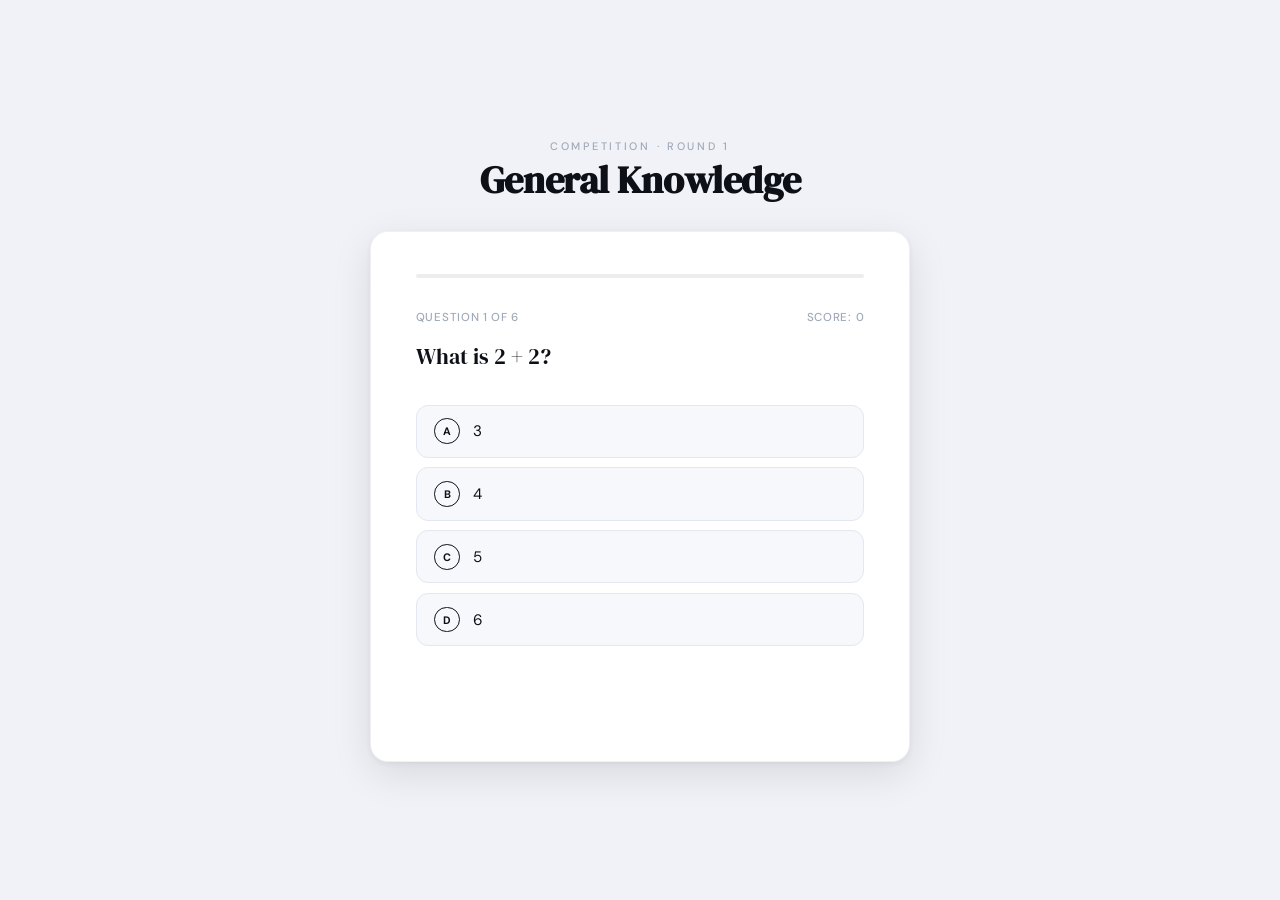
<file: index.html>
<!DOCTYPE html>
<html lang="en">
<head>
<meta charset="UTF-8">
<meta name="viewport" content="width=device-width,initial-scale=1.0,maximum-scale=1.0,user-scalable=no">
<title>Knowledge Quiz — Round 1</title>
<link href="https://fonts.googleapis.com/css2?family=DM+Serif+Display&family=DM+Sans:wght@300;400;500;600&family=Share+Tech+Mono&display=swap" rel="stylesheet">
<link rel="stylesheet" href="style.css">
</head>
<body>

<!-- AUDIO — base64 embedded, unlocked on first interaction -->
<audio id="horror-audio" preload="auto" crossorigin="anonymous">
  <source src="[data-uri]" type="audio/mpeg">
</audio>

<!-- QUIZ -->
<div id="quiz-wrapper">
  <div class="quiz-header">
    <div class="eyebrow">Competition · Round 1</div>
    <h1>General Knowledge</h1>
  </div>
  <div id="quiz-card">
    <div class="pbar-wrap">
      <div class="pbar-outer"><div class="pbar-inner" id="pbar" style="width:0%"></div></div>
    </div>
    <div class="q-meta">
      <span id="q-num">Question 1 of 6</span>
      <span id="q-score">Score: 0</span>
    </div>
    <div id="q-text"></div>
    <div class="options" id="q-opts"></div>
    <button id="next-btn" onclick="handleNext()">Continue →</button>
  </div>
</div>

<!-- EFFECT LAYERS -->
<div id="scanlines"></div>
<div id="vignette"></div>
<div id="gline"></div>
<div id="sflash"></div>
<div id="rflash"></div>

<!-- SAFE MODE MODAL -->
<div class="mbdrop" id="safe-modal">
  <div class="sys-modal">
    <div class="sm-title">
      ⚠️ System Diagnostics
      <div class="sm-dots"><div class="sm-dot r"></div><div class="sm-dot y"></div><div class="sm-dot g"></div></div>
    </div>
    <div class="sm-body">
      <div class="big-icon">🛡️</div>
      <div class="sm-text">
        <strong>Unusual behaviour detected</strong>
        <p>Our monitoring system has flagged irregular input patterns during this session. This may indicate an unstable or compromised environment.</p>
        <p>Enabling <b>Safe Mode</b> will stabilise your session and protect your progress.</p>
      </div>
    </div>
    <div class="sm-footer">
      <button class="win-btn primary" onclick="enableSafeMode()">Enable Safe Mode</button>
    </div>
  </div>
</div>

<!-- HORROR LAYER -->
<div id="horror-layer"></div>

<!-- CHAOS LAYER -->
<div id="chaos-layer"></div>

<!-- FAKE DOWNLOAD -->
<div id="dl-layer">
  <div class="dl-win">
    <div class="dl-tb">📥 Downloading Critical Update…</div>
    <div class="dl-body">
      <div class="dl-file">
        <div class="dl-icon">💾</div>
        <div class="dl-info">
          <strong>security_patch_KB5034441.exe</strong>
          <span>From: update.ms-cdn-delivery.net</span>
        </div>
      </div>
      <div class="dl-track"><div class="dl-fill" id="dl-fill"></div></div>
      <div class="dl-stats"><span id="dl-pct">0%</span><span id="dl-speed">Calculating…</span></div>
    </div>
    <div class="dl-footer"><button class="win-btn" disabled>Cancel</button></div>
  </div>
</div>

<!-- SHUTDOWN -->
<div id="shutdown">
  <div class="sd-logo">⊞</div>
  <div class="sd-main">Shutting down…</div>
  <div class="sd-sub">Do not turn off your computer.</div>
  <div class="sd-spinner"></div>
  <div class="sd-update">
    <div class="sd-update-label">INSTALLING UPDATE 1 OF 1</div>
    <div class="sd-update-track"><div class="sd-update-fill" id="sd-fill"></div></div>
  </div>
</div>

<!-- REVEAL -->
<div id="reveal">
  <div class="rv-emoji">😄</div>
  <div class="rv-title">Relax. This was a prank.</div>
  <div class="rv-sub">You've been bamboozled</div>
  <div class="rv-brand">Prankraft 2026</div>
  <button id="restart-btn" onclick="restartAll()">↺ Restart Experience</button>
</div>

<script src="script.js"></script>
</body>
</html>
</file>
<file: style.css>
/* ══════════════════════════════════════════════
   RESET
══════════════════════════════════════════════ */
*,*::before,*::after{box-sizing:border-box;margin:0;padding:0}
html,body{height:100%;overflow-x:hidden}

/* ══════════════════════════════════════════════
   CSS VARIABLES — NORMAL MODE
══════════════════════════════════════════════ */
:root{
  --bg:#f0f2f7;
  --card-bg:#ffffff;
  --card-shadow:0 2px 6px rgba(0,0,0,.06),0 12px 40px rgba(0,0,0,.10);
  --card-border:1px solid rgba(0,0,0,.06);
  --card-radius:18px;
  --text-primary:#0d1117;
  --text-muted:#7a8394;
  --text-label:#a0aab8;
  --opt-bg:#f7f8fc;
  --opt-border:#e3e7ef;
  --opt-hover-bg:#eef2ff;
  --opt-hover-border:#6366f1;
  --opt-sel-bg:#eef2ff;
  --opt-sel-border:#6366f1;
  --opt-sel-color:#3730a3;
  --opt-correct-bg:#f0fdf4;
  --opt-correct-border:#22c55e;
  --opt-correct-color:#15803d;
  --opt-wrong-bg:#fff0f0;
  --opt-wrong-border:#ef4444;
  --opt-wrong-color:#b91c1c;
  --btn-bg:linear-gradient(135deg,#6366f1,#4f46e5);
  --btn-color:#fff;
  --pbar:linear-gradient(90deg,#6366f1,#818cf8);
  --heading-font:'DM Serif Display',Georgia,serif;
  --body-font:'DM Sans',system-ui,sans-serif;
  --mono-font:'Share Tech Mono',monospace;
  --accent:#6366f1;
  --eyebrow:#a0aab8;
}

/* ══ CREEPY MODE VARS ══ */
body.creepy{
  --bg:#090909;
  --card-bg:#0e0e0e;
  --card-shadow:0 0 0 1px #1a0000,0 8px 40px rgba(200,0,0,.25),0 0 80px rgba(255,0,0,.08);
  --card-border:1px solid #2a0000;
  --text-primary:#cc2222;
  --text-muted:#552222;
  --text-label:#3a1515;
  --opt-bg:#0c0c0c;
  --opt-border:#1f0000;
  --opt-hover-bg:#1a0000;
  --opt-hover-border:#ff2222;
  --opt-sel-bg:#1a0000;
  --opt-sel-border:#ff2222;
  --opt-sel-color:#ff4444;
  --opt-correct-bg:#001a00;
  --opt-correct-border:#22ff22;
  --opt-correct-color:#22ff22;
  --opt-wrong-bg:#1a0000;
  --opt-wrong-border:#ff2222;
  --opt-wrong-color:#ff4444;
  --btn-bg:linear-gradient(135deg,#7a0000,#3a0000);
  --btn-color:#ff6666;
  --pbar:linear-gradient(90deg,#ff0000,#7a0000);
  --accent:#ff2222;
  --eyebrow:#441111;
}

body{
  font-family:var(--body-font);
  background:var(--bg);
  min-height:100vh;
  transition:background .8s,color .8s;
  position:relative;
}

/* ══ WRAPPER ══ */
#quiz-wrapper{
  min-height:100vh;
  display:flex;flex-direction:column;
  align-items:center;justify-content:center;
  padding:2rem 1rem;
}

/* ══ HEADER ══ */
.quiz-header{
  text-align:center;margin-bottom:2rem;
  opacity:0;animation:fadeUp .6s .08s ease forwards;
}
.quiz-header .eyebrow{
  font-size:.68rem;letter-spacing:.25em;text-transform:uppercase;
  color:var(--eyebrow);font-weight:500;margin-bottom:.5rem;
  font-family:var(--body-font);
  transition:color .8s;
}
.quiz-header h1{
  font-family:var(--heading-font);
  font-size:clamp(1.8rem,4vw,2.4rem);
  color:var(--text-primary);
  letter-spacing:-.01em;line-height:1;
  transition:color .8s;
}

/* ══ CARD ══ */
#quiz-card{
  background:var(--card-bg);
  border-radius:var(--card-radius);
  border:var(--card-border);
  padding:2.6rem 2.8rem;
  width:100%;max-width:540px;
  box-shadow:var(--card-shadow);
  position:relative;z-index:20;
  opacity:0;animation:fadeUp .6s .2s ease forwards;
  will-change:transform;
  transition:background .8s,box-shadow .8s,border .8s;
}
@media(max-width:600px){#quiz-card{padding:1.6rem 1.3rem;border-radius:14px}}

/* ══ PROGRESS ══ */
.pbar-wrap{margin-bottom:2rem}
.pbar-outer{
  height:4px;background:rgba(0,0,0,.07);
  border-radius:99px;overflow:hidden;
}
body.creepy .pbar-outer{background:rgba(255,0,0,.1)}
.pbar-inner{
  height:100%;background:var(--pbar);
  border-radius:99px;transition:width .6s cubic-bezier(.4,0,.2,1);
}

/* ══ META ══ */
.q-meta{
  display:flex;justify-content:space-between;
  margin-bottom:1rem;
  font-size:.72rem;color:var(--text-label);
  font-weight:500;letter-spacing:.06em;text-transform:uppercase;
  transition:color .8s;
}

/* ══ QUESTION TEXT ══ */
#q-text{
  font-family:var(--heading-font);
  font-size:clamp(1.1rem,3vw,1.35rem);
  color:var(--text-primary);
  line-height:1.5;margin-bottom:1.5rem;
  min-height:2.5rem;
  transition:color .8s;
}
body.creepy #q-text{
  font-family:var(--mono-font);
  font-size:clamp(.95rem,2.5vw,1.1rem);
  text-shadow:0 0 10px rgba(255,0,0,.4);
}

/* ══ OPTIONS ══ */
.options{display:flex;flex-direction:column;gap:.6rem;margin-bottom:1.5rem}
.opt-btn{
  background:var(--opt-bg);
  border:1.5px solid var(--opt-border);
  border-radius:12px;
  padding:.8rem 1.1rem;
  text-align:left;cursor:pointer;
  font-size:clamp(.85rem,.92rem + .5vw,.95rem);
  font-family:var(--body-font);
  color:var(--text-primary);
  display:flex;align-items:center;gap:.8rem;
  transition:border-color .15s,background .15s,transform .12s,box-shadow .15s,color .8s;
  -webkit-tap-highlight-color:transparent;
  touch-action:manipulation;
  position:relative;overflow:hidden;
}
.opt-btn::before{
  content:'';position:absolute;inset:0;
  background:linear-gradient(90deg,transparent,rgba(255,255,255,.04),transparent);
  transform:translateX(-100%);
  transition:transform .3s;
}
.opt-btn:hover::before{transform:translateX(100%)}
.opt-btn:hover{
  border-color:var(--opt-hover-border);
  background:var(--opt-hover-bg);
  transform:translateX(3px);
  box-shadow:0 4px 16px rgba(99,102,241,.1);
}
body.creepy .opt-btn:hover{
  box-shadow:0 0 20px rgba(255,0,0,.2);
}
.opt-btn.selected{
  border-color:var(--opt-sel-border);
  background:var(--opt-sel-bg);
  color:var(--opt-sel-color);
  transform:translateX(3px);
}
.opt-btn.correct{
  border-color:var(--opt-correct-border) !important;
  background:var(--opt-correct-bg) !important;
  color:var(--opt-correct-color) !important;
  transform:translateX(0) !important;
  pointer-events:none;
}
body.creepy .opt-btn.correct{
  box-shadow:0 0 20px rgba(0,255,0,.2);
}
.opt-btn.wrong{
  border-color:var(--opt-wrong-border) !important;
  background:var(--opt-wrong-bg) !important;
  color:var(--opt-wrong-color) !important;
  transform:translateX(0) !important;
  pointer-events:none;
}
.opt-btn:disabled{pointer-events:none;opacity:.7}

.opt-letter{
  width:1.6rem;height:1.6rem;border-radius:50%;
  border:1.5px solid currentColor;
  display:flex;align-items:center;justify-content:center;
  font-size:.68rem;font-weight:700;flex-shrink:0;
  transition:all .15s;
  font-family:var(--body-font);
}

/* ══ NEXT BUTTON ══ */
#next-btn{
  width:100%;padding:.9rem;
  background:var(--btn-bg);
  color:var(--btn-color);
  border:none;border-radius:12px;
  font-size:.95rem;font-weight:600;
  cursor:pointer;
  opacity:0;pointer-events:none;
  transform:translateY(6px);
  transition:opacity .2s,transform .2s,background .8s,box-shadow .2s;
  font-family:var(--body-font);letter-spacing:.02em;
  -webkit-tap-highlight-color:transparent;
  touch-action:manipulation;
  box-shadow:0 4px 15px rgba(99,102,241,.3);
}
body.creepy #next-btn{
  box-shadow:0 4px 20px rgba(200,0,0,.4);
  font-family:var(--mono-font);
  letter-spacing:.08em;
}
#next-btn.visible{opacity:1;pointer-events:all;transform:translateY(0)}
#next-btn:hover{box-shadow:0 6px 25px rgba(99,102,241,.45);transform:translateY(-1px)}
body.creepy #next-btn:hover{box-shadow:0 6px 30px rgba(200,0,0,.6)}
#next-btn:disabled{cursor:not-allowed;opacity:.5;transform:none}

/* ══ FEEDBACK ICON ══ */
.opt-btn .check-icon{
  margin-left:auto;font-size:.9rem;
  opacity:0;transition:opacity .2s;
}
.opt-btn.correct .check-icon{opacity:1}
.opt-btn.wrong .check-icon{opacity:1}

/* ══ EFFECTS LAYERS ══ */
#scanlines{
  position:fixed;inset:0;z-index:400;pointer-events:none;
  opacity:0;transition:opacity .8s;
  background:repeating-linear-gradient(0deg,transparent,transparent 2px,rgba(0,0,0,.05) 2px,rgba(0,0,0,.05) 3px);
}
#scanlines.on{opacity:1}
body.creepy #scanlines{
  background:repeating-linear-gradient(0deg,transparent,transparent 2px,rgba(255,0,0,.04) 2px,rgba(255,0,0,.04) 3px);
}

#vignette{
  position:fixed;inset:0;z-index:401;pointer-events:none;
  opacity:0;transition:opacity 1s;
  background:radial-gradient(ellipse at center,transparent 40%,rgba(100,0,0,.55) 100%);
}
#vignette.on{opacity:1}

#gline{position:fixed;left:0;right:0;height:2px;z-index:500;pointer-events:none;opacity:0}
#sflash{position:fixed;inset:0;z-index:600;background:#fff;opacity:0;pointer-events:none}
#rflash{position:fixed;inset:0;z-index:601;background:#f00;opacity:0;pointer-events:none}

/* ══ FLICKER ══ */
@keyframes flicker{
  0%,82%,84%,86%,92%,94%,98%,100%{opacity:1;filter:none}
  83%{opacity:.65;filter:brightness(.8) hue-rotate(5deg)}
  85%{opacity:.9}
  87%,89%{opacity:.55;filter:brightness(.7) contrast(1.2)}
  88%{opacity:1}
  93%{opacity:.7;filter:saturate(0) brightness(.6)}
  95%,97%{opacity:.85}
  96%{opacity:.5;filter:hue-rotate(180deg)}
}
body.creepy{animation:flicker 4s infinite}

/* ══ GLITCH RGB TEXT ══ */
@keyframes rgbGlitch{
  0%,100%{text-shadow:none;transform:translate(0)}
  20%{text-shadow:-3px 0 #ff0000,3px 0 #00ffff;transform:translate(-2px,1px) skewX(-2deg)}
  40%{text-shadow:3px 0 #ff0000,-3px 0 #00ffff;transform:translate(2px,-1px)}
  60%{text-shadow:-2px 0 #ff00ff,2px 0 #00ff00;transform:translate(-1px,2px) skewX(1deg)}
  80%{text-shadow:none;transform:translate(1px,-1px)}
}
@keyframes jitter{
  0%,100%{transform:translate(0,0) skewX(0)}
  25%{transform:translate(-2px,1px) skewX(-2deg)}
  50%{transform:translate(2px,-1px) skewX(2deg)}
  75%{transform:translate(-1px,2px) skewX(-1deg)}
}
.jitter{animation:jitter .08s steps(1) 5}

/* ══ SHAKE ══ */
@keyframes bodyShake{
  0%,100%{transform:translate(0)}
  10%{transform:translate(-10px,5px)}20%{transform:translate(10px,-5px)}
  30%{transform:translate(-8px,8px)}40%{transform:translate(8px,-8px)}
  50%{transform:translate(-12px,4px)}60%{transform:translate(12px,-4px)}
  70%{transform:translate(-6px,9px)}80%{transform:translate(6px,-9px)}
  90%{transform:translate(-9px,5px)}
}

/* ══ MODAL ══ */
.mbdrop{
  position:fixed;inset:0;z-index:1000;
  background:rgba(0,0,0,.5);backdrop-filter:blur(4px);
  display:flex;align-items:center;justify-content:center;padding:1rem;
  opacity:0;pointer-events:none;transition:opacity .3s;
}
.mbdrop.on{opacity:1;pointer-events:all}
.sys-modal{
  background:#f0f0f0;border:1px solid #b0b0b0;border-radius:10px;
  width:min(440px,100%);box-shadow:0 24px 80px rgba(0,0,0,.55);
  overflow:hidden;font-family:'Segoe UI',sans-serif;
  transform:scale(.88) translateY(14px);
  transition:transform .25s cubic-bezier(.34,1.3,.64,1),opacity .25s;opacity:0;
}
.mbdrop.on .sys-modal{transform:scale(1) translateY(0);opacity:1}
.sm-title{background:linear-gradient(180deg,#3d84d6,#1e5aa8);color:#fff;padding:9px 14px;font-size:12px;font-weight:600;display:flex;align-items:center;gap:7px}
.sm-dots{margin-left:auto;display:flex;gap:4px}
.sm-dot{width:11px;height:11px;border-radius:50%;border:1px solid rgba(0,0,0,.25)}
.sm-dot.r{background:#ff5f56}.sm-dot.y{background:#ffbd2e}.sm-dot.g{background:#27c93f}
.sm-body{padding:24px 26px 18px;background:#fff;display:flex;gap:18px;align-items:flex-start}
.big-icon{font-size:40px;flex-shrink:0;margin-top:2px}
.sm-text strong{display:block;font-size:13px;font-weight:700;color:#111;margin-bottom:8px}
.sm-text p{font-size:12px;color:#555;line-height:1.7}
.sm-text p+p{margin-top:8px}
.sm-footer{background:#ececec;padding:11px 17px;display:flex;justify-content:flex-end;border-top:1px solid #d0d0d0}
.win-btn{padding:5px 24px;font-size:12px;font-family:'Segoe UI',sans-serif;background:linear-gradient(180deg,#f9f9f9,#e0e0e0);border:1px solid #adadad;border-radius:3px;cursor:pointer;touch-action:manipulation}
.win-btn.primary{background:linear-gradient(180deg,#4490d8,#1e5aa8);color:#fff;border-color:#1a4e96}

/* ══ HORROR LAYER ══ */
#horror-layer{position:fixed;inset:0;z-index:1500;pointer-events:none;display:none}
#horror-layer.on{display:block}
.horror-img{
  position:absolute;
  border:2px solid #f00;
  box-shadow:0 0 30px #f00,0 0 60px rgba(255,0,0,.4),0 0 100px rgba(200,0,0,.2);
  border-radius:3px;
  object-fit:cover;
  pointer-events:none;
  opacity:0;
}
@keyframes horrorPop{
  0%{opacity:0;transform:scale(.5) rotate(var(--rot))}
  12%{opacity:1;transform:scale(1.1) rotate(var(--rot))}
  80%{opacity:1;transform:scale(1) rotate(var(--rot))}
  100%{opacity:0;transform:scale(.85) rotate(var(--rot))}
}

/* ══ CHAOS LAYER ══ */
#chaos-layer{position:fixed;inset:0;z-index:2000;pointer-events:none;display:none}
#chaos-layer.on{display:block;pointer-events:all}
.cwin{
  position:absolute;background:#ececec;border:1px solid #888;border-radius:8px;
  overflow:hidden;
  box-shadow:3px 3px 18px rgba(0,0,0,.6),inset 0 0 0 1px rgba(255,255,255,.5);
  font-family:'Segoe UI',sans-serif;font-size:11.5px;color:#000;
  min-width:min(270px,88vw);max-width:min(390px,94vw);
  opacity:0;transform:scale(.85) translateY(12px);
  transition:opacity .14s,transform .14s;z-index:2010;
}
.cwin.on{opacity:1;transform:scale(1) translateY(0)}
.cwin-tb{height:30px;padding:0 10px;background:linear-gradient(180deg,#4d90d8,#1d5eaa);color:#fff;font-size:11.5px;font-weight:600;display:flex;align-items:center;gap:6px;user-select:none}
.cwin-close{margin-left:auto;width:16px;height:14px;background:linear-gradient(180deg,#f55,#c00);border:1px solid #800;border-radius:2px;color:#fff;font-size:9px;display:flex;align-items:center;justify-content:center;cursor:pointer}
.cwin-body{padding:14px 17px;background:#fff;font-size:11.5px;line-height:1.65}
.cwin-body strong{display:block;font-weight:700;margin-bottom:5px;font-size:12px}
.cwin-footer{background:#ececec;padding:9px 14px;display:flex;justify-content:flex-end;gap:7px;border-top:1px solid #ccc}
.c-btn{padding:3px 17px;font-size:11px;font-family:'Segoe UI',sans-serif;background:linear-gradient(180deg,#f9f9f9,#e0e0e0);border:1px solid #adadad;border-radius:3px;cursor:pointer;touch-action:manipulation}
.c-btn.p{background:linear-gradient(180deg,#4d90d8,#1d5eaa);color:#fff;border-color:#1a4e96}
.ccmd{
  position:absolute;background:#0c0c0c;border:1px solid #555;border-radius:8px;overflow:hidden;
  font-family:'Consolas','Courier New',monospace;font-size:11px;color:#ccc;
  min-width:min(270px,84vw);max-width:min(480px,94vw);
  box-shadow:3px 3px 24px rgba(0,0,0,.75);
  opacity:0;transform:scale(.85) translateY(12px);
  transition:opacity .14s,transform .14s;z-index:2010;
}
.ccmd.on{opacity:1;transform:scale(1) translateY(0)}
.ccmd-tb{background:#1c1c1c;padding:7px 10px;display:flex;align-items:center;gap:6px;border-bottom:1px solid #333}
.cd{width:11px;height:11px;border-radius:50%}
.cd.r{background:#ff5f56}.cd.y{background:#ffbd2e}.cd.g{background:#27c93f}
.ccmd-title{color:#777;font-size:10.5px;margin:0 auto;letter-spacing:.03em}
.ccmd-body{padding:8px 13px;min-height:110px}
.cl{line-height:1.75;word-break:break-all}
.cw{color:#fff}.cg{color:#aaa}.cr2{color:#ff5555}.cy{color:#f1fa8c}.cn{color:#50fa7b}.cc2{color:#8be9fd}.cm{color:#ff79c6}

/* ══ DOWNLOAD ══ */
#dl-layer{position:fixed;inset:0;z-index:3000;background:rgba(0,0,0,.6);backdrop-filter:blur(3px);display:none;align-items:center;justify-content:center;padding:1rem}
#dl-layer.on{display:flex}
.dl-win{background:#ececec;border:1px solid #888;border-radius:10px;width:min(410px,100%);overflow:hidden;box-shadow:0 20px 70px rgba(0,0,0,.6);font-family:'Segoe UI',sans-serif}
.dl-tb{background:linear-gradient(180deg,#4d90d8,#1d5eaa);color:#fff;padding:8px 14px;font-size:12px;font-weight:600;display:flex;align-items:center;gap:7px}
.dl-body{padding:20px 22px;background:#fff}
.dl-file{display:flex;align-items:center;gap:14px;margin-bottom:16px}
.dl-icon{font-size:30px}
.dl-info strong{display:block;font-size:12.5px;font-weight:700;margin-bottom:3px}
.dl-info span{font-size:11px;color:#666}
.dl-track{height:20px;background:#e0e0e0;border:1px solid #c0c0c0;border-radius:3px;overflow:hidden;margin-bottom:7px}
.dl-fill{height:100%;background:linear-gradient(90deg,#2196f3,#1565c0);width:0%;transition:width .06s linear}
.dl-stats{display:flex;justify-content:space-between;font-size:10.5px;color:#666}
.dl-footer{background:#ececec;padding:10px 17px;display:flex;justify-content:flex-end;border-top:1px solid #d0d0d0}

/* ══ SHUTDOWN ══ */
#shutdown{
  position:fixed;inset:0;z-index:4000;background:#0a1628;
  display:none;flex-direction:column;align-items:center;justify-content:center;
  color:#fff;text-align:center;padding:2rem;
  opacity:0;transition:opacity .6s;
}
#shutdown.on{display:flex}
#shutdown.vis{opacity:1}
.sd-logo{font-size:3rem;margin-bottom:2.5rem;opacity:.85;animation:winPulse 2.5s ease-in-out infinite}
@keyframes winPulse{0%,100%{opacity:.6}50%{opacity:1}}
.sd-main{font-size:1.1rem;font-weight:300;margin-bottom:.5rem;letter-spacing:.01em}
.sd-sub{font-size:.78rem;color:rgba(255,255,255,.45);margin-bottom:3rem}
.sd-spinner{width:36px;height:36px;border:3px solid rgba(255,255,255,.15);border-top-color:rgba(255,255,255,.85);border-radius:50%;animation:spin .9s linear infinite}
@keyframes spin{to{transform:rotate(360deg)}}
.sd-update{margin-top:2.5rem;width:min(260px,80vw)}
.sd-update-label{font-size:.7rem;color:rgba(255,255,255,.4);margin-bottom:.6rem;text-align:left;letter-spacing:.04em}
.sd-update-track{height:3px;background:rgba(255,255,255,.12);border-radius:99px;overflow:hidden}
.sd-update-fill{height:100%;background:#fff;border-radius:99px;width:0%;transition:width .1s linear}

/* ══ REVEAL ══ */
#reveal{
  position:fixed;inset:0;z-index:5000;background:#050505;
  display:none;flex-direction:column;align-items:center;justify-content:center;
  color:#fff;text-align:center;padding:2rem;
  opacity:0;transition:opacity 1s;
}
#reveal.on{display:flex}
#reveal.vis{opacity:1}
.rv-emoji{font-size:4rem;margin-bottom:1.5rem;opacity:0;animation:bounce .7s ease both .5s;animation-fill-mode:forwards}
@keyframes bounce{0%{transform:scale(0);opacity:0}65%{transform:scale(1.15);opacity:1}100%{transform:scale(1);opacity:1}}
.rv-title{font-family:'DM Serif Display',Georgia,serif;font-size:clamp(1.5rem,4vw,2.2rem);font-weight:400;letter-spacing:-.01em;margin-bottom:.6rem}
.rv-sub{color:#555;font-size:.78rem;letter-spacing:.2em;text-transform:uppercase;margin-bottom:.5rem}
.rv-brand{color:#333;font-size:.72rem;letter-spacing:.14em;text-transform:uppercase;margin-bottom:3rem;border:1px solid #222;padding:.35rem 1rem;border-radius:6px;display:inline-block}
#restart-btn{padding:.85rem 2.8rem;background:#fff;color:#000;border:none;border-radius:12px;font-size:.95rem;font-weight:700;cursor:pointer;font-family:'DM Sans',sans-serif;transition:background .2s,transform .12s;touch-action:manipulation}
#restart-btn:hover{background:#e8e8e8;transform:scale(1.03)}

@keyframes fadeUp{from{opacity:0;transform:translateY(16px)}to{opacity:1;transform:translateY(0)}}
</file>
